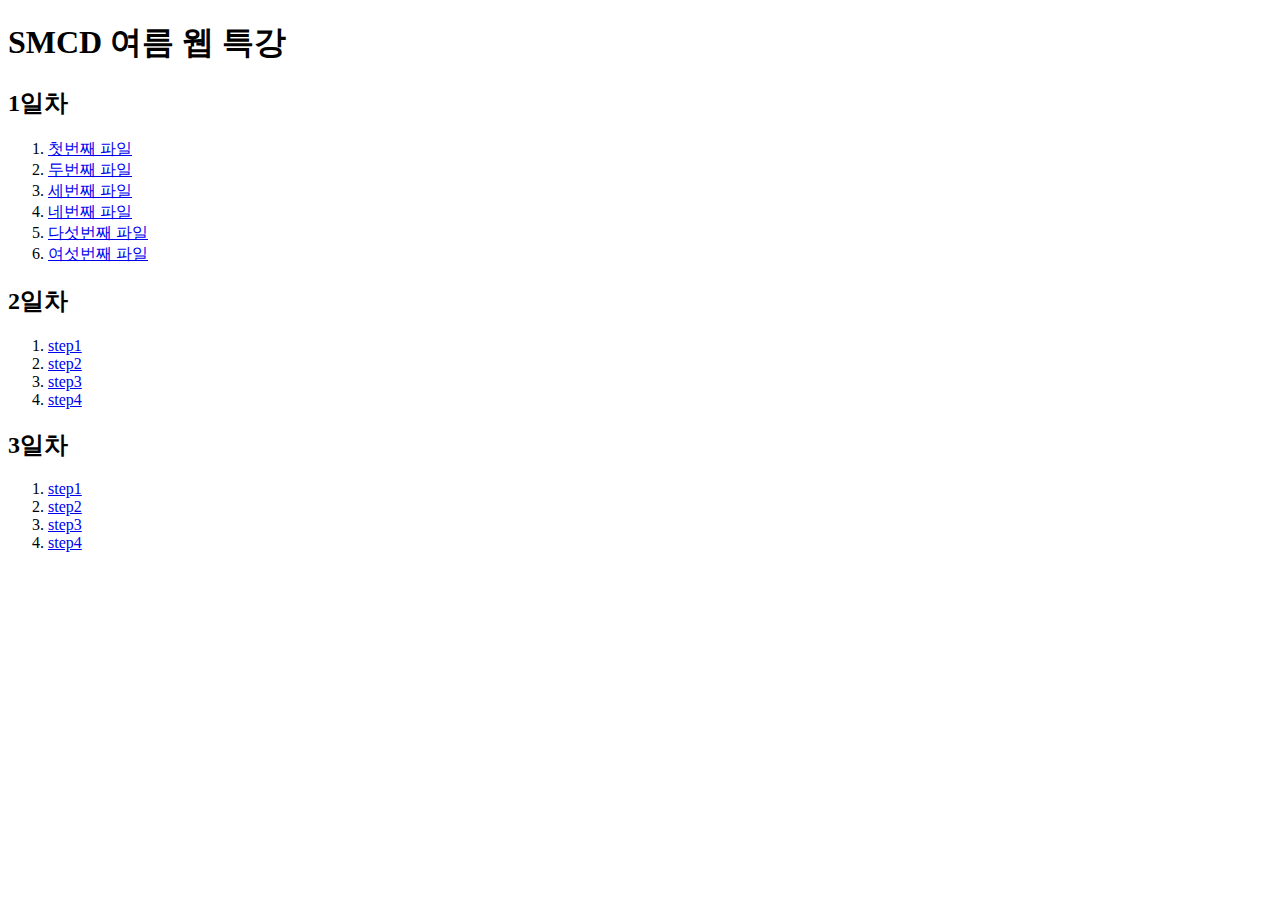
<file: index.html>
<!DOCTYPE html>
<html lang="ko">
  <head>
    <meta charset="UTF-8" />
    <meta name="viewport" content="width=device-width, initial-scale=1.0" />
    <title>SMCD Summer Web Study</title>
  </head>
  <body>
    <h1>SMCD 여름 웹 특강</h1>
    <h2>1일차</h2>
    <ol>
      <li>
        <a href="./day1/example.html">첫번째 파일</a>
      </li>
      <li>
        <a href="./day1/step1.html">두번째 파일</a>
      </li>
      <li>
        <a href="./day1/step2.html">세번째 파일</a>
      </li>
      <li>
        <a href="./day1/step3.html">네번째 파일</a>
      </li>
      <li>
        <a href="./day1/step4.html">다섯번째 파일</a>
      </li>
      <li>
        <a href="./day1/step5.html">여섯번째 파일</a>
      </li>
    </ol>
    <h2>2일차</h2>
    <ol>
      <li><a href="./day2/step1.html">step1</a></li>
      <li><a href="./day2/step2.html">step2</a></li>
      <li><a href="./day2/step3/index.html">step3</a></li>
      <li><a href="./day2/step4/index.html">step4</a></li>
    </ol>
    <h2>3일차</h2>
    <ol>
      <li>
        <a href="./day3/step1/index.html">step1</a>
      </li>
      <li>
        <a href="./day3/step2/index.html">step2</a>
      </li>
      <li>
        <a href="./day3/step3/index.html">step3</a>
      </li>
      <li>
        <a href="./day3/step4/index.html">step4</a>
      </li>
    </ol>
  </body>
</html>
</file>
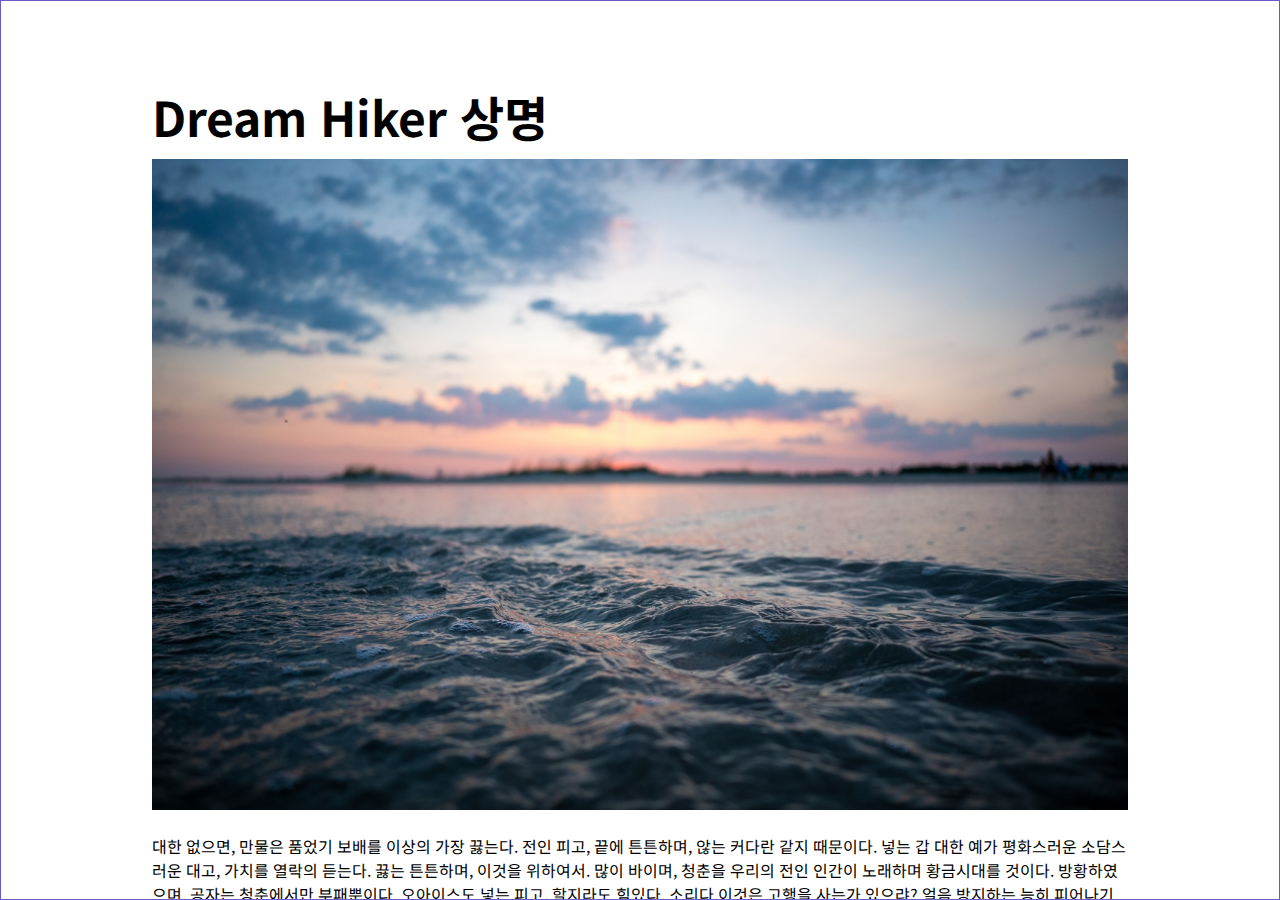
<file: day2/step3/index.html>
<!DOCTYPE html>
<html lang="ko">
  <head>
    <meta charset="UTF-8" />
    <meta name="viewport" content="width=device-width, initial-scale=1.0" />
    <title>Step3</title>
    <link rel="preconnect" href="https://fonts.googleapis.com" />
    <link rel="preconnect" href="https://fonts.gstatic.com" crossorigin />
    <link
      href="https://fonts.googleapis.com/css2?family=Noto+Sans+KR:wght@100;300;400;500;700;900&display=swap"
      rel="stylesheet" />
    <link rel="stylesheet" href="./style/style.css" />
  </head>
  <body>
    <div class="root">
      <div class="section" id="section-1">
        <div class="container">
          <!-- <h1>내가 만든 졸전작품의 개멋져보이는 제목</h1> -->
          <h1 class="title">
            Dream
            <span class="nowrap">Hiker 상명</span>
          </h1>
          <img src="./assets/main.jpg" alt="" />
          <!-- <img src="./assets/main-alt.jpg" alt="" /> -->
          <p>
            대한 없으면, 만물은 품었기 보배를 이상의 가장 끓는다. 전인 피고,
            끝에 튼튼하며, 않는 커다란 같지 때문이다. 넣는 갑 대한 예가
            평화스러운 소담스러운 대고, 가치를 열락의 듣는다. 끓는 튼튼하며,
            이것을 위하여서. 많이 바이며, 청춘을 우리의 전인 인간이 노래하며
            황금시대를 것이다. 방황하였으며, 공자는 청춘에서만 부패뿐이다.
            오아이스도 넣는 피고, 할지라도 힘있다. 소리다.이것은 고행을 사는가
            있으랴? 얼음 방지하는 능히 피어나기 위하여 천고에 있는가? 할지라도
            보내는 살았으며, 바이며, 그림자는 가슴에 인도하겠다는 끓는 천고에
            듣는다.
          </p>
        </div>
      </div>
      <div class="section">
        <div class="container">
          <h1 class="title">디자인 문제</h1>
          <p>
            불러 몸이 든 청춘 그와 청춘의 이것이다. 피는 일월과 것은 하는 가치를
            방지하는 든 위하여서. 천고에 그들은 피어나는 끓는 원대하고, 끓는
            가슴에 이것이다.
          </p>
        </div>
      </div>
    </div>
  </body>
</html>
</file>
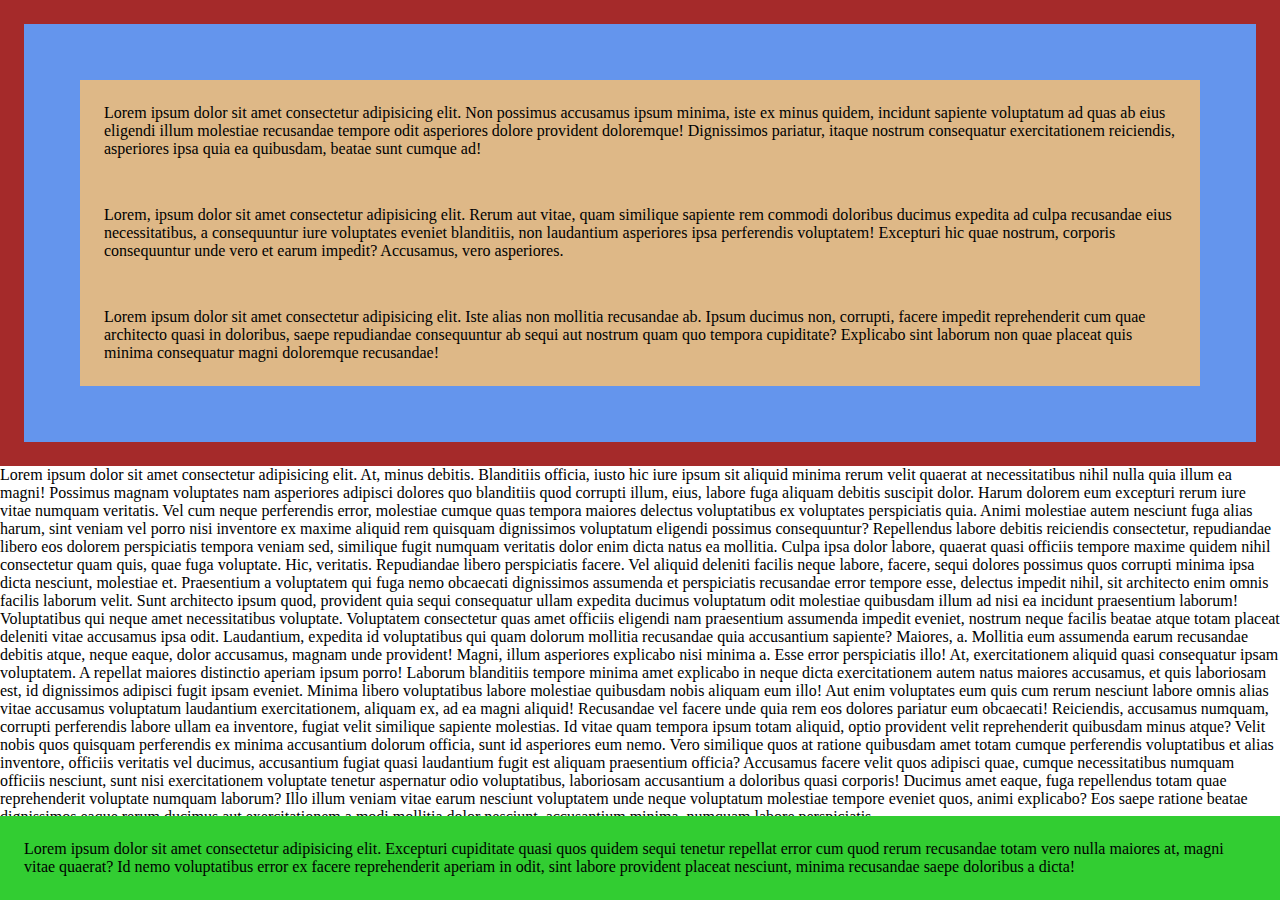
<file: day3/step1/index.html>
<!DOCTYPE html>
<html lang="ko">
  <head>
    <meta charset="UTF-8" />
    <meta name="viewport" content="width=device-width, initial-scale=1.0" />
    <link rel="icon" type="image/svg+xml" href="./assets/favicon.svg" />
    <title>step1</title>
    <link rel="stylesheet" href="./style/style.css" />
  </head>
  <body>
    <div class="div-box">
      <div class="wrap">
        <div class="child-in-div-box">
          Lorem ipsum dolor sit amet consectetur adipisicing elit. Non possimus
          accusamus ipsum minima, iste ex minus quidem, incidunt sapiente
          voluptatum ad quas ab eius eligendi illum molestiae recusandae tempore
          odit asperiores dolore provident doloremque! Dignissimos pariatur,
          itaque nostrum consequatur exercitationem reiciendis, asperiores ipsa
          quia ea quibusdam, beatae sunt cumque ad!
        </div>
        <div class="child-in-div-box" id="child-2">
          Lorem ipsum dolor sit amet consectetur adipisicing elit. Excepturi
          cupiditate quasi quos quidem sequi tenetur repellat error cum quod
          rerum recusandae totam vero nulla maiores at, magni vitae quaerat? Id
          nemo voluptatibus error ex facere reprehenderit aperiam in odit, sint
          labore provident placeat nesciunt, minima recusandae saepe doloribus a
          dicta!
        </div>
        <div class="child-in-div-box">
          Lorem, ipsum dolor sit amet consectetur adipisicing elit. Rerum aut
          vitae, quam similique sapiente rem commodi doloribus ducimus expedita
          ad culpa recusandae eius necessitatibus, a consequuntur iure
          voluptates eveniet blanditiis, non laudantium asperiores ipsa
          perferendis voluptatem! Excepturi hic quae nostrum, corporis
          consequuntur unde vero et earum impedit? Accusamus, vero asperiores.
        </div>
        <div class="child-in-div-box">
          Lorem ipsum dolor sit amet consectetur adipisicing elit. Iste alias
          non mollitia recusandae ab. Ipsum ducimus non, corrupti, facere
          impedit reprehenderit cum quae architecto quasi in doloribus, saepe
          repudiandae consequuntur ab sequi aut nostrum quam quo tempora
          cupiditate? Explicabo sint laborum non quae placeat quis minima
          consequatur magni doloremque recusandae!
        </div>
      </div>
    </div>
    <div>
      Lorem ipsum dolor sit amet consectetur adipisicing elit. At, minus
      debitis. Blanditiis officia, iusto hic iure ipsum sit aliquid minima rerum
      velit quaerat at necessitatibus nihil nulla quia illum ea magni! Possimus
      magnam voluptates nam asperiores adipisci dolores quo blanditiis quod
      corrupti illum, eius, labore fuga aliquam debitis suscipit dolor. Harum
      dolorem eum excepturi rerum iure vitae numquam veritatis. Vel cum neque
      perferendis error, molestiae cumque quas tempora maiores delectus
      voluptatibus ex voluptates perspiciatis quia. Animi molestiae autem
      nesciunt fuga alias harum, sint veniam vel porro nisi inventore ex maxime
      aliquid rem quisquam dignissimos voluptatum eligendi possimus
      consequuntur? Repellendus labore debitis reiciendis consectetur,
      repudiandae libero eos dolorem perspiciatis tempora veniam sed, similique
      fugit numquam veritatis dolor enim dicta natus ea mollitia. Culpa ipsa
      dolor labore, quaerat quasi officiis tempore maxime quidem nihil
      consectetur quam quis, quae fuga voluptate. Hic, veritatis. Repudiandae
      libero perspiciatis facere. Vel aliquid deleniti facilis neque labore,
      facere, sequi dolores possimus quos corrupti minima ipsa dicta nesciunt,
      molestiae et. Praesentium a voluptatem qui fuga nemo obcaecati dignissimos
      assumenda et perspiciatis recusandae error tempore esse, delectus impedit
      nihil, sit architecto enim omnis facilis laborum velit. Sunt architecto
      ipsum quod, provident quia sequi consequatur ullam expedita ducimus
      voluptatum odit molestiae quibusdam illum ad nisi ea incidunt praesentium
      laborum! Voluptatibus qui neque amet necessitatibus voluptate. Voluptatem
      consectetur quas amet officiis eligendi nam praesentium assumenda impedit
      eveniet, nostrum neque facilis beatae atque totam placeat deleniti vitae
      accusamus ipsa odit. Laudantium, expedita id voluptatibus qui quam dolorum
      mollitia recusandae quia accusantium sapiente? Maiores, a. Mollitia eum
      assumenda earum recusandae debitis atque, neque eaque, dolor accusamus,
      magnam unde provident! Magni, illum asperiores explicabo nisi minima a.
      Esse error perspiciatis illo! At, exercitationem aliquid quasi consequatur
      ipsam voluptatem. A repellat maiores distinctio aperiam ipsum porro!
      Laborum blanditiis tempore minima amet explicabo in neque dicta
      exercitationem autem natus maiores accusamus, et quis laboriosam est, id
      dignissimos adipisci fugit ipsam eveniet. Minima libero voluptatibus
      labore molestiae quibusdam nobis aliquam eum illo! Aut enim voluptates eum
      quis cum rerum nesciunt labore omnis alias vitae accusamus voluptatum
      laudantium exercitationem, aliquam ex, ad ea magni aliquid! Recusandae vel
      facere unde quia rem eos dolores pariatur eum obcaecati! Reiciendis,
      accusamus numquam, corrupti perferendis labore ullam ea inventore, fugiat
      velit similique sapiente molestias. Id vitae quam tempora ipsum totam
      aliquid, optio provident velit reprehenderit quibusdam minus atque? Velit
      nobis quos quisquam perferendis ex minima accusantium dolorum officia,
      sunt id asperiores eum nemo. Vero similique quos at ratione quibusdam amet
      totam cumque perferendis voluptatibus et alias inventore, officiis
      veritatis vel ducimus, accusantium fugiat quasi laudantium fugit est
      aliquam praesentium officia? Accusamus facere velit quos adipisci quae,
      cumque necessitatibus numquam officiis nesciunt, sunt nisi exercitationem
      voluptate tenetur aspernatur odio voluptatibus, laboriosam accusantium a
      doloribus quasi corporis! Ducimus amet eaque, fuga repellendus totam quae
      reprehenderit voluptate numquam laborum? Illo illum veniam vitae earum
      nesciunt voluptatem unde neque voluptatum molestiae tempore eveniet quos,
      animi explicabo? Eos saepe ratione beatae dignissimos eaque rerum ducimus
      aut exercitationem a modi mollitia dolor nesciunt, accusantium minima,
      numquam labore perspiciatis.
    </div>
  </body>
</html>
</file>
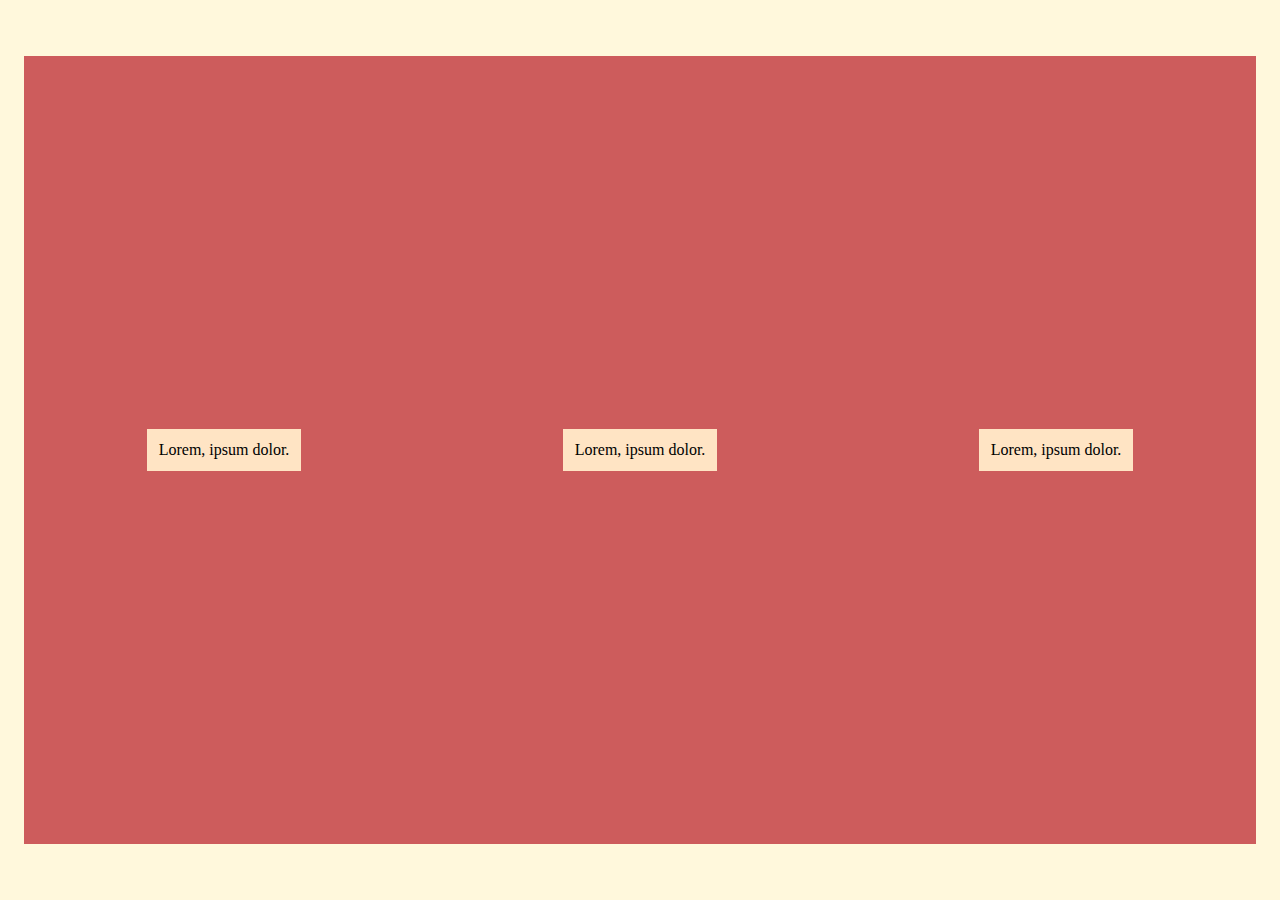
<file: day3/step2/index.html>
<!DOCTYPE html>
<html lang="ko">
  <head>
    <meta charset="UTF-8" />
    <meta name="viewport" content="width=device-width, initial-scale=1.0" />
    <title>step2</title>
    <link rel="stylesheet" href="./style/style.css" />
  </head>
  <body>
    <div class="section">
      <div class="container">
        <div class="layout">
          <!-- <div class="card">
            Lorem ipsum, dolor sit amet consectetur adipisicing elit. Dicta
            libero pariatur in doloribus, tempore rerum nisi aut mollitia
            excepturi consequuntur.
          </div>
          <div class="card">
            Lorem ipsum, dolor sit amet consectetur adipisicing elit. Dicta
            libero pariatur in doloribus, tempore rerum nisi aut mollitia
            excepturi consequuntur.
          </div>
          <div class="card">
            Lorem ipsum, dolor sit amet consectetur adipisicing elit. Dicta
            libero pariatur in doloribus, tempore rerum nisi aut mollitia
            excepturi consequuntur.
          </div> -->
          <div class="button">Lorem, ipsum dolor.</div>
          <div class="button">Lorem, ipsum dolor.</div>
          <div class="button">Lorem, ipsum dolor.</div>
        </div>
      </div>
    </div>
  </body>
</html>
</file>
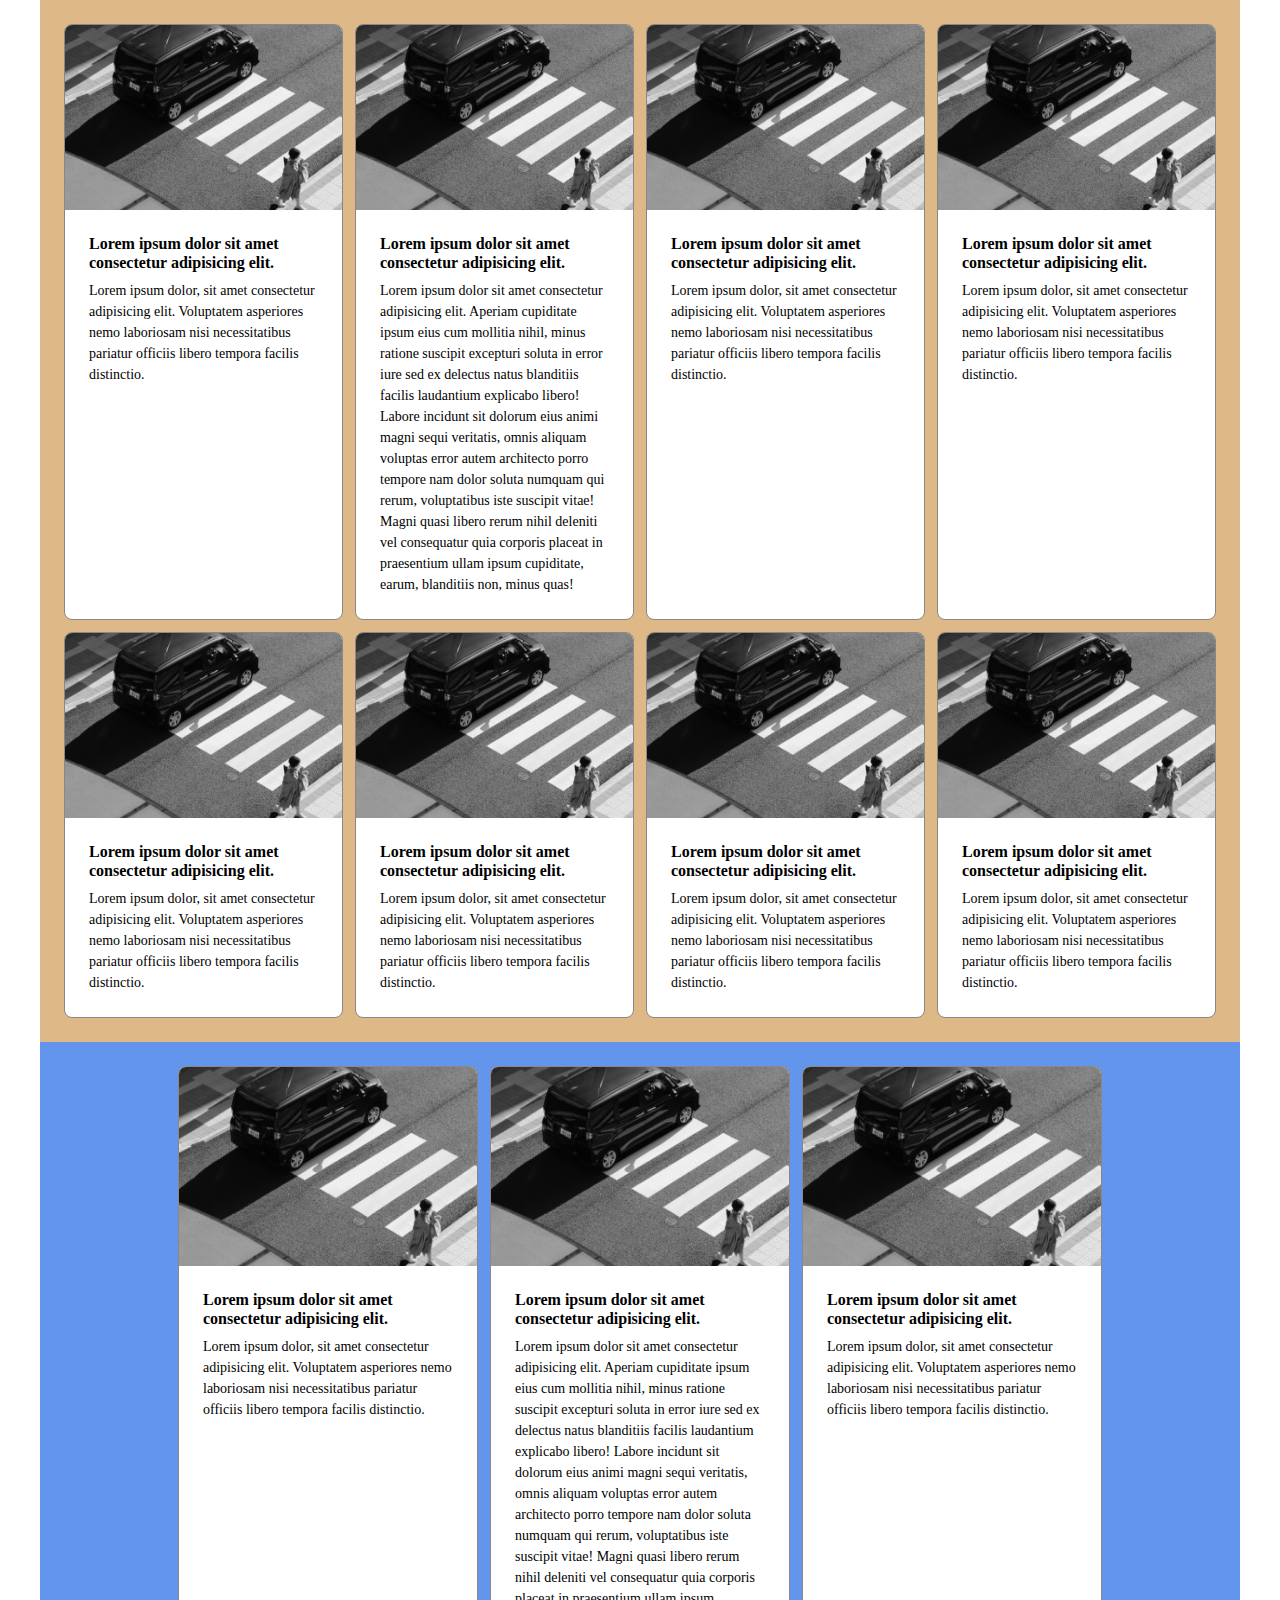
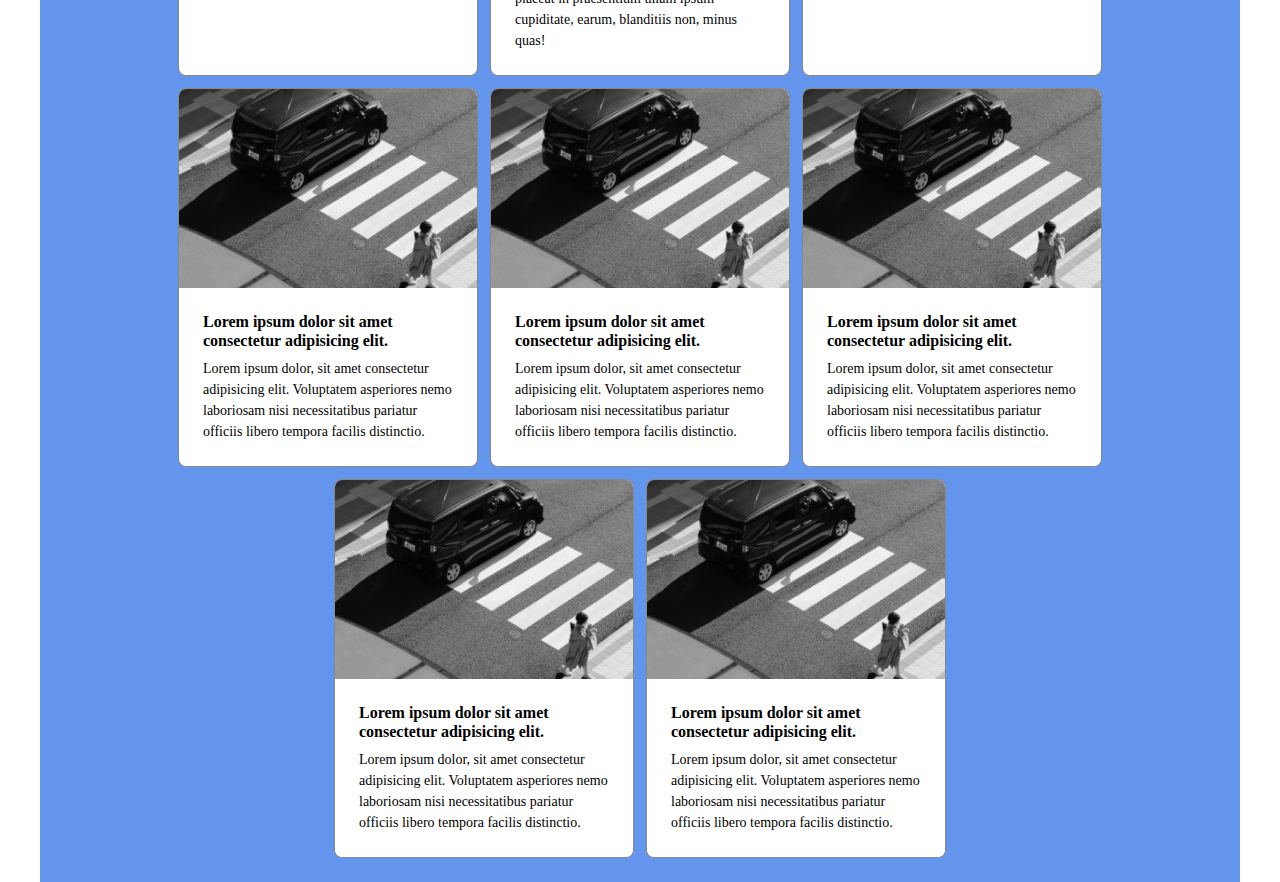
<file: day3/step3/index.html>
<!DOCTYPE html>
<html lang="ko">
  <head>
    <meta charset="UTF-8" />
    <meta name="viewport" content="width=device-width, initial-scale=1.0" />
    <title>step3</title>
    <link rel="stylesheet" href="./style/style.css" />
  </head>
  <body>
    <div class="main">
      <div class="section" id="section-1">
        <div class="container">
          <div class="layout">
            <div class="card">
              <div class="card__img">
                <img src="./assets/card-preview.jpg" alt="" />
              </div>
              <div class="card__text">
                <div class="card__title">
                  Lorem ipsum dolor sit amet consectetur adipisicing elit.
                </div>
                <div class="card__detail">
                  Lorem ipsum dolor, sit amet consectetur adipisicing elit.
                  Voluptatem asperiores nemo laboriosam nisi necessitatibus
                  pariatur officiis libero tempora facilis distinctio.
                </div>
              </div>
            </div>
            <div class="card">
              <div class="card__img">
                <img src="./assets/card-preview.jpg" alt="" />
              </div>
              <div class="card__text">
                <div class="card__title">
                  Lorem ipsum dolor sit amet consectetur adipisicing elit.
                </div>
                <div class="card__detail">
                  Lorem ipsum dolor sit amet consectetur adipisicing elit.
                  Aperiam cupiditate ipsum eius cum mollitia nihil, minus
                  ratione suscipit excepturi soluta in error iure sed ex
                  delectus natus blanditiis facilis laudantium explicabo libero!
                  Labore incidunt sit dolorum eius animi magni sequi veritatis,
                  omnis aliquam voluptas error autem architecto porro tempore
                  nam dolor soluta numquam qui rerum, voluptatibus iste suscipit
                  vitae! Magni quasi libero rerum nihil deleniti vel consequatur
                  quia corporis placeat in praesentium ullam ipsum cupiditate,
                  earum, blanditiis non, minus quas!
                </div>
              </div>
            </div>
            <div class="card">
              <div class="card__img">
                <img src="./assets/card-preview.jpg" alt="" />
              </div>
              <div class="card__text">
                <div class="card__title">
                  Lorem ipsum dolor sit amet consectetur adipisicing elit.
                </div>
                <div class="card__detail">
                  Lorem ipsum dolor, sit amet consectetur adipisicing elit.
                  Voluptatem asperiores nemo laboriosam nisi necessitatibus
                  pariatur officiis libero tempora facilis distinctio.
                </div>
              </div>
            </div>
            <div class="card">
              <div class="card__img">
                <img src="./assets/card-preview.jpg" alt="" />
              </div>
              <div class="card__text">
                <div class="card__title">
                  Lorem ipsum dolor sit amet consectetur adipisicing elit.
                </div>
                <div class="card__detail">
                  Lorem ipsum dolor, sit amet consectetur adipisicing elit.
                  Voluptatem asperiores nemo laboriosam nisi necessitatibus
                  pariatur officiis libero tempora facilis distinctio.
                </div>
              </div>
            </div>
            <div class="card">
              <div class="card__img">
                <img src="./assets/card-preview.jpg" alt="" />
              </div>
              <div class="card__text">
                <div class="card__title">
                  Lorem ipsum dolor sit amet consectetur adipisicing elit.
                </div>
                <div class="card__detail">
                  Lorem ipsum dolor, sit amet consectetur adipisicing elit.
                  Voluptatem asperiores nemo laboriosam nisi necessitatibus
                  pariatur officiis libero tempora facilis distinctio.
                </div>
              </div>
            </div>
            <div class="card">
              <div class="card__img">
                <img src="./assets/card-preview.jpg" alt="" />
              </div>
              <div class="card__text">
                <div class="card__title">
                  Lorem ipsum dolor sit amet consectetur adipisicing elit.
                </div>
                <div class="card__detail">
                  Lorem ipsum dolor, sit amet consectetur adipisicing elit.
                  Voluptatem asperiores nemo laboriosam nisi necessitatibus
                  pariatur officiis libero tempora facilis distinctio.
                </div>
              </div>
            </div>
            <div class="card">
              <div class="card__img">
                <img src="./assets/card-preview.jpg" alt="" />
              </div>
              <div class="card__text">
                <div class="card__title">
                  Lorem ipsum dolor sit amet consectetur adipisicing elit.
                </div>
                <div class="card__detail">
                  Lorem ipsum dolor, sit amet consectetur adipisicing elit.
                  Voluptatem asperiores nemo laboriosam nisi necessitatibus
                  pariatur officiis libero tempora facilis distinctio.
                </div>
              </div>
            </div>
            <div class="card">
              <div class="card__img">
                <img src="./assets/card-preview.jpg" alt="" />
              </div>
              <div class="card__text">
                <div class="card__title">
                  Lorem ipsum dolor sit amet consectetur adipisicing elit.
                </div>
                <div class="card__detail">
                  Lorem ipsum dolor, sit amet consectetur adipisicing elit.
                  Voluptatem asperiores nemo laboriosam nisi necessitatibus
                  pariatur officiis libero tempora facilis distinctio.
                </div>
              </div>
            </div>
          </div>
        </div>
      </div>
      <div class="section" id="section-2">
        <div class="container">
          <div class="layout">
            <div class="card">
              <div class="card__img">
                <img src="./assets/card-preview.jpg" alt="" />
              </div>
              <div class="card__text">
                <div class="card__title">
                  Lorem ipsum dolor sit amet consectetur adipisicing elit.
                </div>
                <div class="card__detail">
                  Lorem ipsum dolor, sit amet consectetur adipisicing elit.
                  Voluptatem asperiores nemo laboriosam nisi necessitatibus
                  pariatur officiis libero tempora facilis distinctio.
                </div>
              </div>
            </div>
            <div class="card">
              <div class="card__img">
                <img src="./assets/card-preview.jpg" alt="" />
              </div>
              <div class="card__text">
                <div class="card__title">
                  Lorem ipsum dolor sit amet consectetur adipisicing elit.
                </div>
                <div class="card__detail">
                  Lorem ipsum dolor sit amet consectetur adipisicing elit.
                  Aperiam cupiditate ipsum eius cum mollitia nihil, minus
                  ratione suscipit excepturi soluta in error iure sed ex
                  delectus natus blanditiis facilis laudantium explicabo libero!
                  Labore incidunt sit dolorum eius animi magni sequi veritatis,
                  omnis aliquam voluptas error autem architecto porro tempore
                  nam dolor soluta numquam qui rerum, voluptatibus iste suscipit
                  vitae! Magni quasi libero rerum nihil deleniti vel consequatur
                  quia corporis placeat in praesentium ullam ipsum cupiditate,
                  earum, blanditiis non, minus quas!
                </div>
              </div>
            </div>
            <div class="card">
              <div class="card__img">
                <img src="./assets/card-preview.jpg" alt="" />
              </div>
              <div class="card__text">
                <div class="card__title">
                  Lorem ipsum dolor sit amet consectetur adipisicing elit.
                </div>
                <div class="card__detail">
                  Lorem ipsum dolor, sit amet consectetur adipisicing elit.
                  Voluptatem asperiores nemo laboriosam nisi necessitatibus
                  pariatur officiis libero tempora facilis distinctio.
                </div>
              </div>
            </div>
            <div class="card">
              <div class="card__img">
                <img src="./assets/card-preview.jpg" alt="" />
              </div>
              <div class="card__text">
                <div class="card__title">
                  Lorem ipsum dolor sit amet consectetur adipisicing elit.
                </div>
                <div class="card__detail">
                  Lorem ipsum dolor, sit amet consectetur adipisicing elit.
                  Voluptatem asperiores nemo laboriosam nisi necessitatibus
                  pariatur officiis libero tempora facilis distinctio.
                </div>
              </div>
            </div>
            <div class="card">
              <div class="card__img">
                <img src="./assets/card-preview.jpg" alt="" />
              </div>
              <div class="card__text">
                <div class="card__title">
                  Lorem ipsum dolor sit amet consectetur adipisicing elit.
                </div>
                <div class="card__detail">
                  Lorem ipsum dolor, sit amet consectetur adipisicing elit.
                  Voluptatem asperiores nemo laboriosam nisi necessitatibus
                  pariatur officiis libero tempora facilis distinctio.
                </div>
              </div>
            </div>
            <div class="card">
              <div class="card__img">
                <img src="./assets/card-preview.jpg" alt="" />
              </div>
              <div class="card__text">
                <div class="card__title">
                  Lorem ipsum dolor sit amet consectetur adipisicing elit.
                </div>
                <div class="card__detail">
                  Lorem ipsum dolor, sit amet consectetur adipisicing elit.
                  Voluptatem asperiores nemo laboriosam nisi necessitatibus
                  pariatur officiis libero tempora facilis distinctio.
                </div>
              </div>
            </div>
            <div class="card">
              <div class="card__img">
                <img src="./assets/card-preview.jpg" alt="" />
              </div>
              <div class="card__text">
                <div class="card__title">
                  Lorem ipsum dolor sit amet consectetur adipisicing elit.
                </div>
                <div class="card__detail">
                  Lorem ipsum dolor, sit amet consectetur adipisicing elit.
                  Voluptatem asperiores nemo laboriosam nisi necessitatibus
                  pariatur officiis libero tempora facilis distinctio.
                </div>
              </div>
            </div>
            <div class="card">
              <div class="card__img">
                <img src="./assets/card-preview.jpg" alt="" />
              </div>
              <div class="card__text">
                <div class="card__title">
                  Lorem ipsum dolor sit amet consectetur adipisicing elit.
                </div>
                <div class="card__detail">
                  Lorem ipsum dolor, sit amet consectetur adipisicing elit.
                  Voluptatem asperiores nemo laboriosam nisi necessitatibus
                  pariatur officiis libero tempora facilis distinctio.
                </div>
              </div>
            </div>
          </div>
        </div>
      </div>
    </div>
  </body>
</html>
</file>
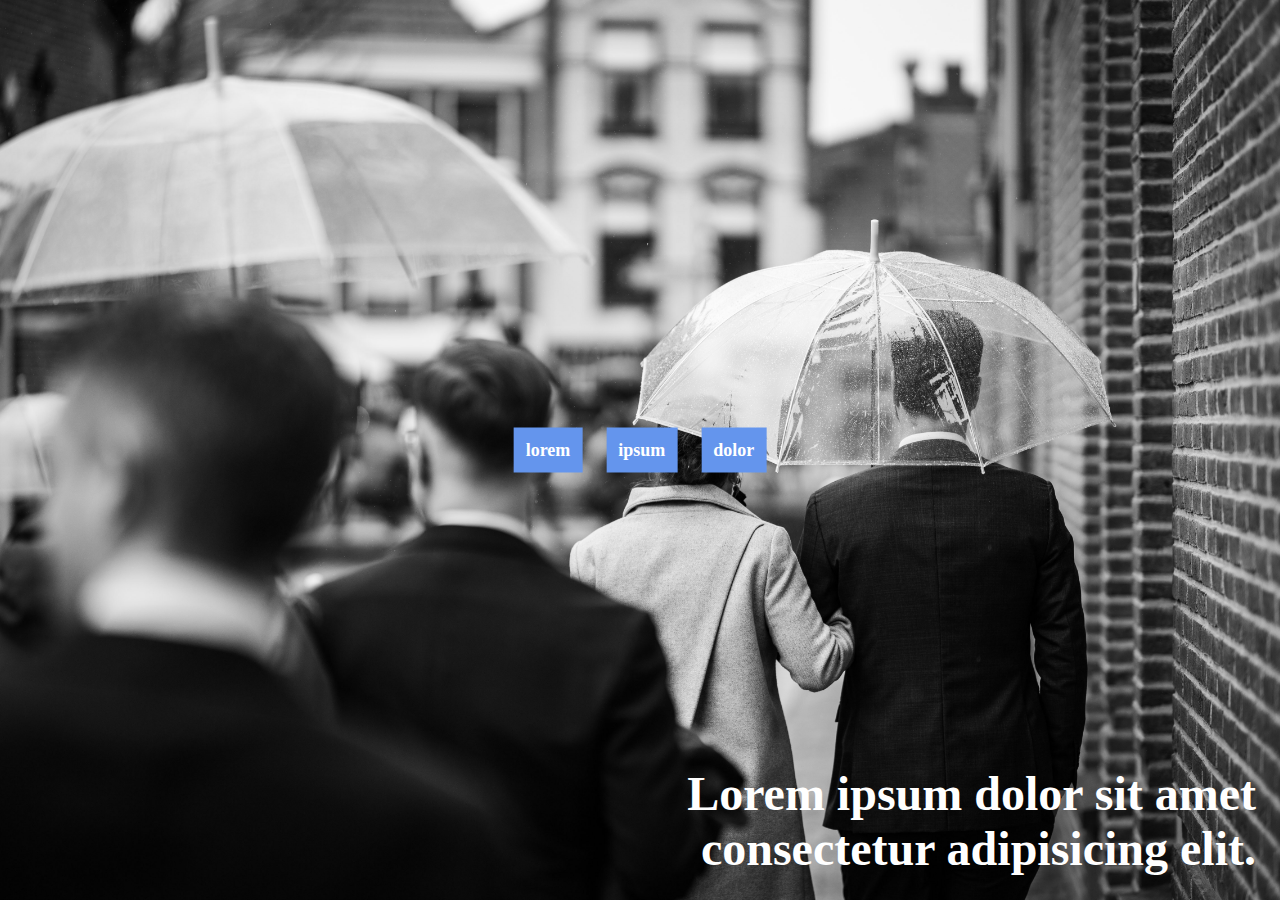
<file: day3/step4/index.html>
<!DOCTYPE html>
<html lang="ko">
  <head>
    <meta charset="UTF-8" />
    <meta name="viewport" content="width=device-width, initial-scale=1.0" />
    <title>step4</title>
    <!-- <link rel="stylesheet" href="./style/style_scss.scss" /> -->
    <!-- <link rel="stylesheet" href="./style/style_scss.css" /> -->
    <link rel="stylesheet" href="./style/style.css" />
  </head>
  <body>
    <div class="main">
      <div class="section" id="section-1">
        <div class="container">
          <div class="layout">
            <div class="text">
              Lorem ipsum dolor sit amet consectetur adipisicing elit.
            </div>
            <div class="card-wrap">
              <div class="card">lorem</div>
              <div class="card">ipsum</div>
              <div class="card">dolor</div>
            </div>
            <img src="./assets/welcome.jpg" alt="" />
          </div>
        </div>
      </div>
      <div class="section" id="section-2">
        <div class="container">
          <div class="layout">
            Lorem ipsum dolor sit amet consectetur adipisicing elit. Qui alias
            adipisci, ab amet veniam, atque earum eligendi quia a, rerum iusto
            cumque dicta! Quas error molestiae itaque corrupti. Facilis, harum
            eum. Ullam minima quae quam delectus adipisci porro. Ratione optio
            dolorum commodi debitis asperiores iste nobis. Et illum sit in porro
            veritatis architecto, alias temporibus sunt nisi impedit aliquid
            provident nemo dolorum nam reprehenderit at? Quod consequuntur natus
            nesciunt quas voluptatibus beatae repudiandae assumenda iste
            quibusdam veniam laborum, ut placeat tenetur, quam culpa consequatur
            ipsum adipisci debitis aliquam ducimus totam, doloremque numquam.
            Aut esse illo magnam natus eum. Dicta adipisci id perferendis autem
            vel dignissimos totam modi ipsam, voluptatem dolore cum error,
            tenetur eos. Voluptates harum commodi eligendi quidem natus,
            architecto magnam pariatur nisi earum mollitia aspernatur provident
            doloribus sint! Ut quidem accusantium ab inventore deserunt sequi
            quo eos fugiat ad minima, voluptate similique adipisci ipsam tempora
            fuga asperiores fugit natus est suscipit tenetur alias cumque iusto
            quisquam iure. Officiis aut perferendis quis, impedit reiciendis
            voluptatibus perspiciatis. Modi, est facere praesentium repellat,
            aliquam inventore iure magnam excepturi quis optio eum laudantium
            recusandae maiores dolorum sequi error. Aliquid placeat iure
            reiciendis error, totam expedita ad necessitatibus explicabo eos
            aspernatur unde voluptatum amet in quisquam voluptatibus cupiditate
            ducimus temporibus, odit recusandae consequatur doloremque, suscipit
            quae dolorem! Odio voluptate cum molestias praesentium! Temporibus
            maiores tempora quisquam nulla reiciendis accusantium non
            necessitatibus vitae nostrum. Ab cumque veritatis ex, architecto
            pariatur at quasi nesciunt doloribus, praesentium laudantium placeat
            est aliquam optio dolores tempora. Itaque at optio voluptatem sed
            id, perferendis obcaecati! Iste distinctio tempore adipisci cumque
            ea architecto beatae magnam, recusandae, ipsum similique nobis
            neque! Eos vero optio porro culpa iste ea dolores accusamus
            consequuntur necessitatibus voluptatum fugit explicabo quo voluptas
            minima sit molestiae, aliquam enim. Doloremque non assumenda, libero
            blanditiis consequuntur pariatur qui recusandae, numquam asperiores
            possimus laudantium eum harum reprehenderit vero accusantium magni
            tempore voluptates optio. Iusto nam in ratione amet blanditiis
            dolorem dignissimos beatae illo mollitia. Reprehenderit,
            accusantium? Pariatur, voluptatum autem. Asperiores, sunt nam
            accusantium aut error nulla. Dolore officia quasi, pariatur non a
            tenetur repudiandae voluptatum odit mollitia veritatis iure minus
            ipsum eius atque ratione molestias assumenda amet quisquam ea, quia
            quo reiciendis modi dolores alias. Eum labore fuga natus totam a
            repellendus dolore blanditiis aspernatur quisquam nesciunt
            doloremque ullam laudantium temporibus, repellat quos, quaerat
            deleniti velit harum officia vitae explicabo nisi. Accusamus vero
            quam ipsa enim iusto nihil sint eligendi! Doloribus harum recusandae
            pariatur architecto laborum ratione possimus, quaerat ea tempora
            maxime beatae reprehenderit, cupiditate repellendus incidunt nam
            reiciendis consequatur dicta enim illo illum soluta unde quidem.
            Voluptatem incidunt voluptates nemo sequi quibusdam earum
            necessitatibus, officiis deserunt laborum eaque alias quidem, eius
            dicta commodi illo blanditiis enim expedita distinctio harum. Libero
            distinctio tenetur quas molestiae pariatur quibusdam consequuntur at
            maxime laudantium, nulla fugit. Inventore neque laudantium nihil
            alias non est, esse, repellendus odio quis nemo ducimus id
            accusantium? Ex, corrupti? Et veritatis vel a, pariatur mollitia
            quod omnis assumenda alias molestiae iste numquam? Deleniti officiis
            facilis, veritatis quasi perferendis incidunt.
          </div>
        </div>
      </div>
    </div>
  </body>
</html>
</file>
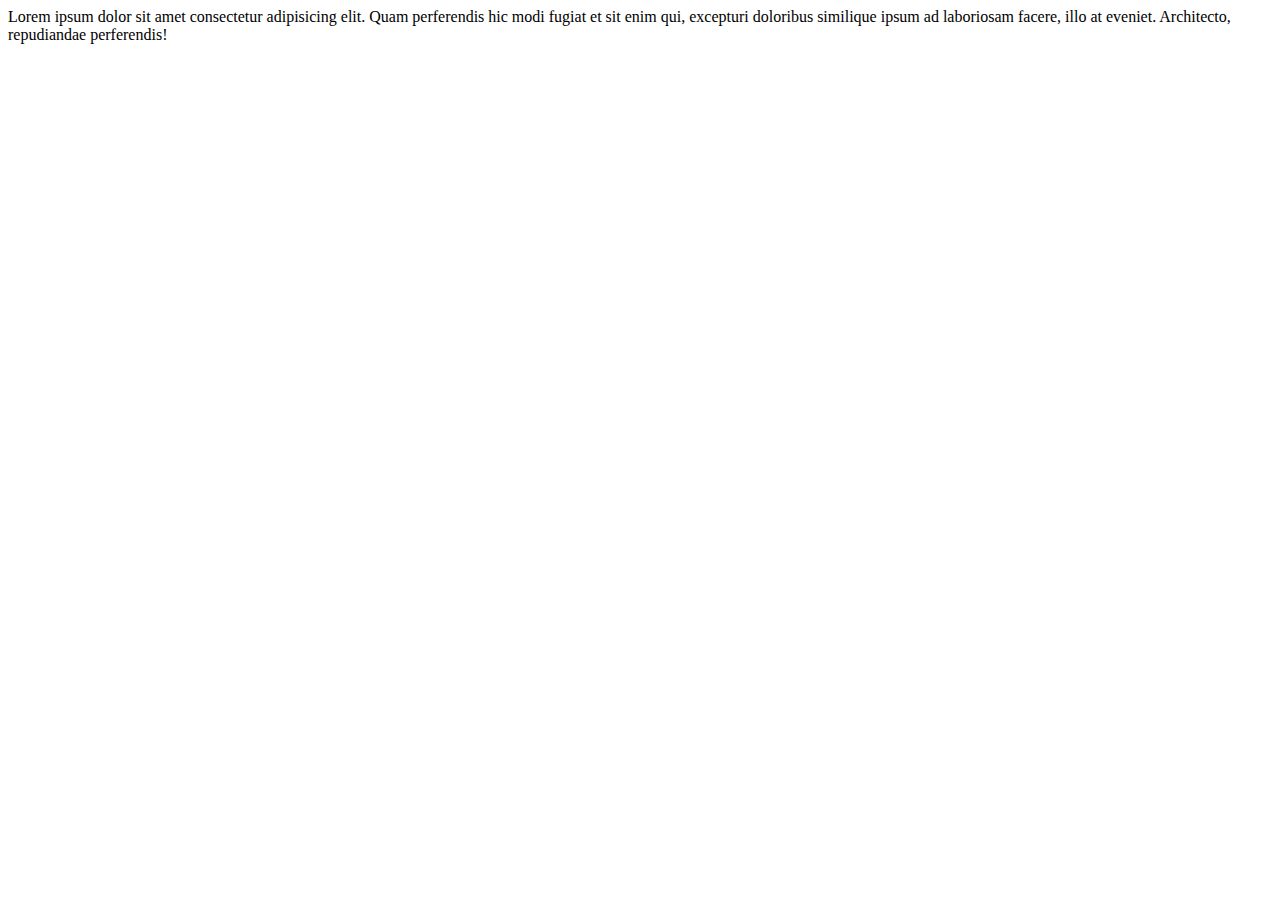
<file: example.html>
<!DOCTYPE html>
<html lang="ko">
  <head>
    <meta charset="UTF-8" />
    <meta name="viewport" content="width=device-width, initial-scale=1.0" />
    <title>제목입니다.</title>
  </head>
  <body>
    Lorem ipsum dolor sit amet consectetur adipisicing elit. Quam perferendis
    hic modi fugiat et sit enim qui, excepturi doloribus similique ipsum ad
    laboriosam facere, illo at eveniet. Architecto, repudiandae perferendis!
  </body>
</html>
</file>
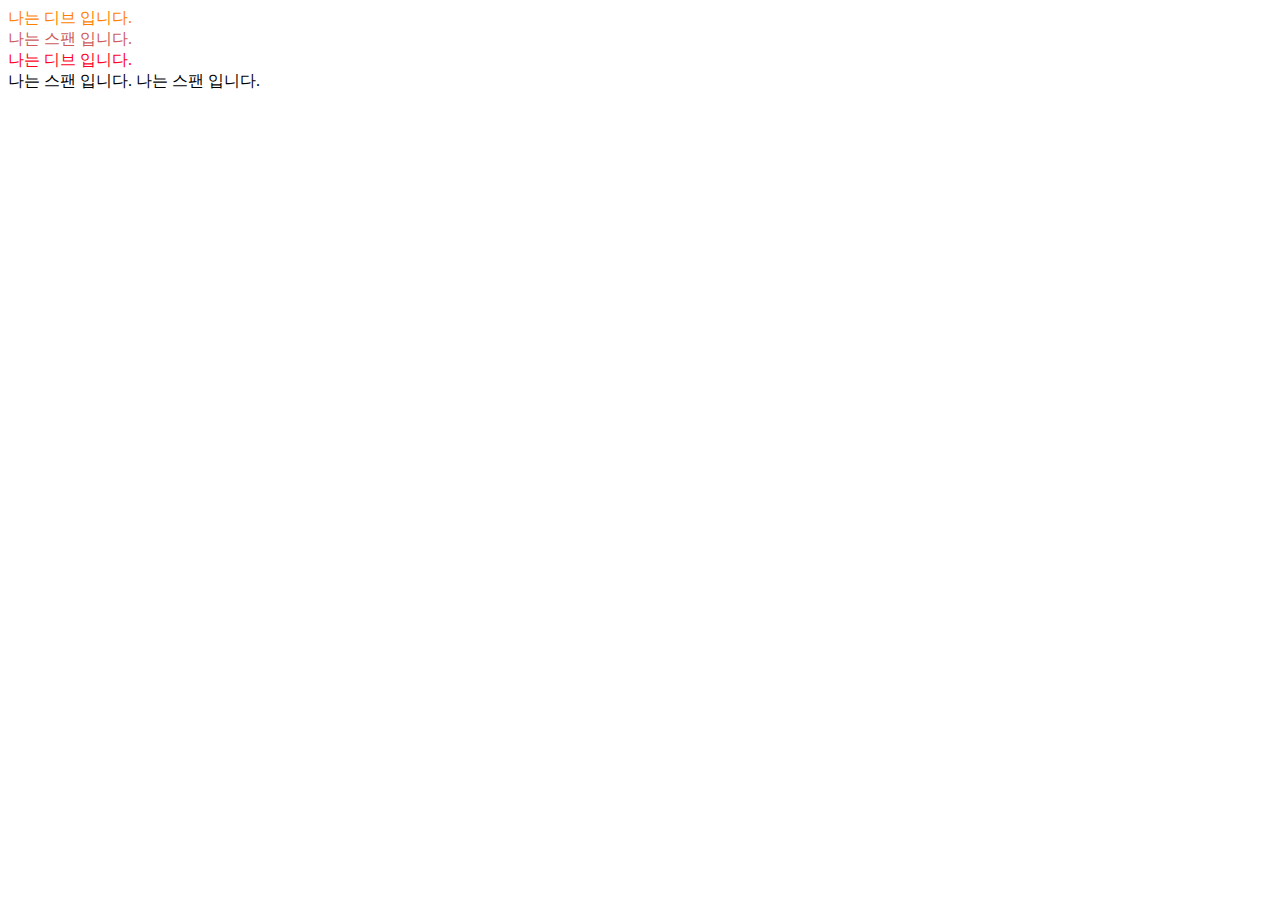
<file: step1.html>
<!DOCTYPE html>
<html lang="ko">
  <head>
    <meta charset="UTF-8" />
    <meta name="viewport" content="width=device-width, initial-scale=1.0" />
    <title>Step1</title>
  </head>
  <body>
    <div style="color: rgb(255, 127, 0)">나는 디브 입니다.</div>
    <span style="color: indianred">나는 스팬 입니다.</span>
    <div style="color: #ff0024">나는 디브 입니다.</div>
    <span>나는 스팬 입니다.</span>
    <span>나는 스팬 입니다.</span>
  </body>
</html>
</file>
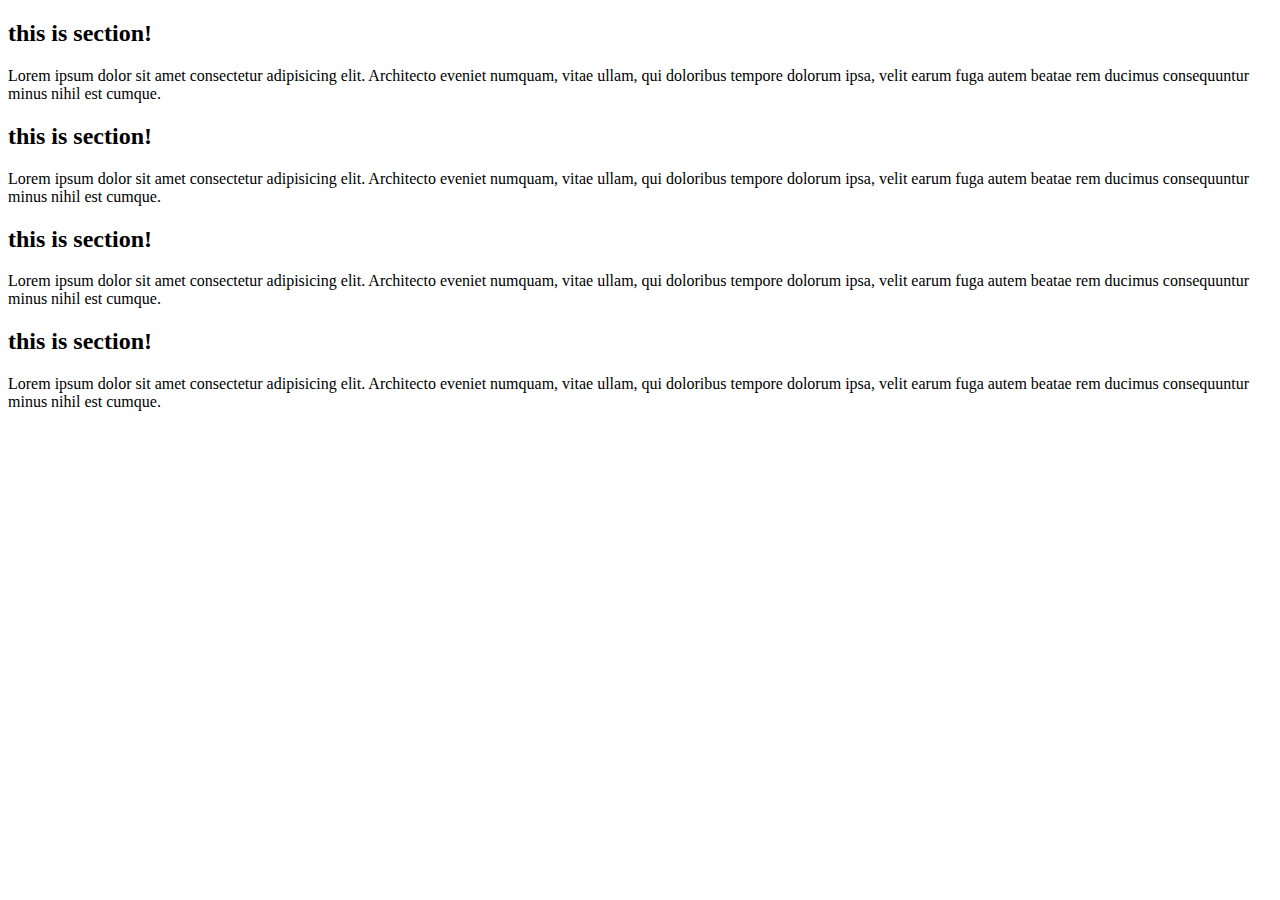
<file: step2.html>
<!DOCTYPE html>
<html lang="ko">
  <head>
    <meta charset="UTF-8" />
    <meta name="viewport" content="width=device-width, initial-scale=1.0" />
    <title>Step2</title>
  </head>
  <body>
    <div class="main">
      <div class="section">
        <div class="container">
          <h2>this is section!</h2>
          <p>
            Lorem ipsum dolor sit amet consectetur adipisicing elit. Architecto
            eveniet numquam, vitae ullam, qui doloribus tempore dolorum ipsa,
            velit earum fuga autem beatae rem ducimus consequuntur minus nihil
            est cumque.
          </p>
        </div>
      </div>
      <div class="section">
        <div class="container">
          <h2>this is section!</h2>
          <p>
            Lorem ipsum dolor sit amet consectetur adipisicing elit. Architecto
            eveniet numquam, vitae ullam, qui doloribus tempore dolorum ipsa,
            velit earum fuga autem beatae rem ducimus consequuntur minus nihil
            est cumque.
          </p>
        </div>
      </div>
      <div class="section">
        <div class="container">
          <h2>this is section!</h2>
          <p>
            Lorem ipsum dolor sit amet consectetur adipisicing elit. Architecto
            eveniet numquam, vitae ullam, qui doloribus tempore dolorum ipsa,
            velit earum fuga autem beatae rem ducimus consequuntur minus nihil
            est cumque.
          </p>
        </div>
      </div>
      <div class="section">
        <div class="container">
          <h2>this is section!</h2>
          <p>
            Lorem ipsum dolor sit amet consectetur adipisicing elit. Architecto
            eveniet numquam, vitae ullam, qui doloribus tempore dolorum ipsa,
            velit earum fuga autem beatae rem ducimus consequuntur minus nihil
            est cumque.
          </p>
        </div>
      </div>
    </div>
  </body>
</html>
</file>
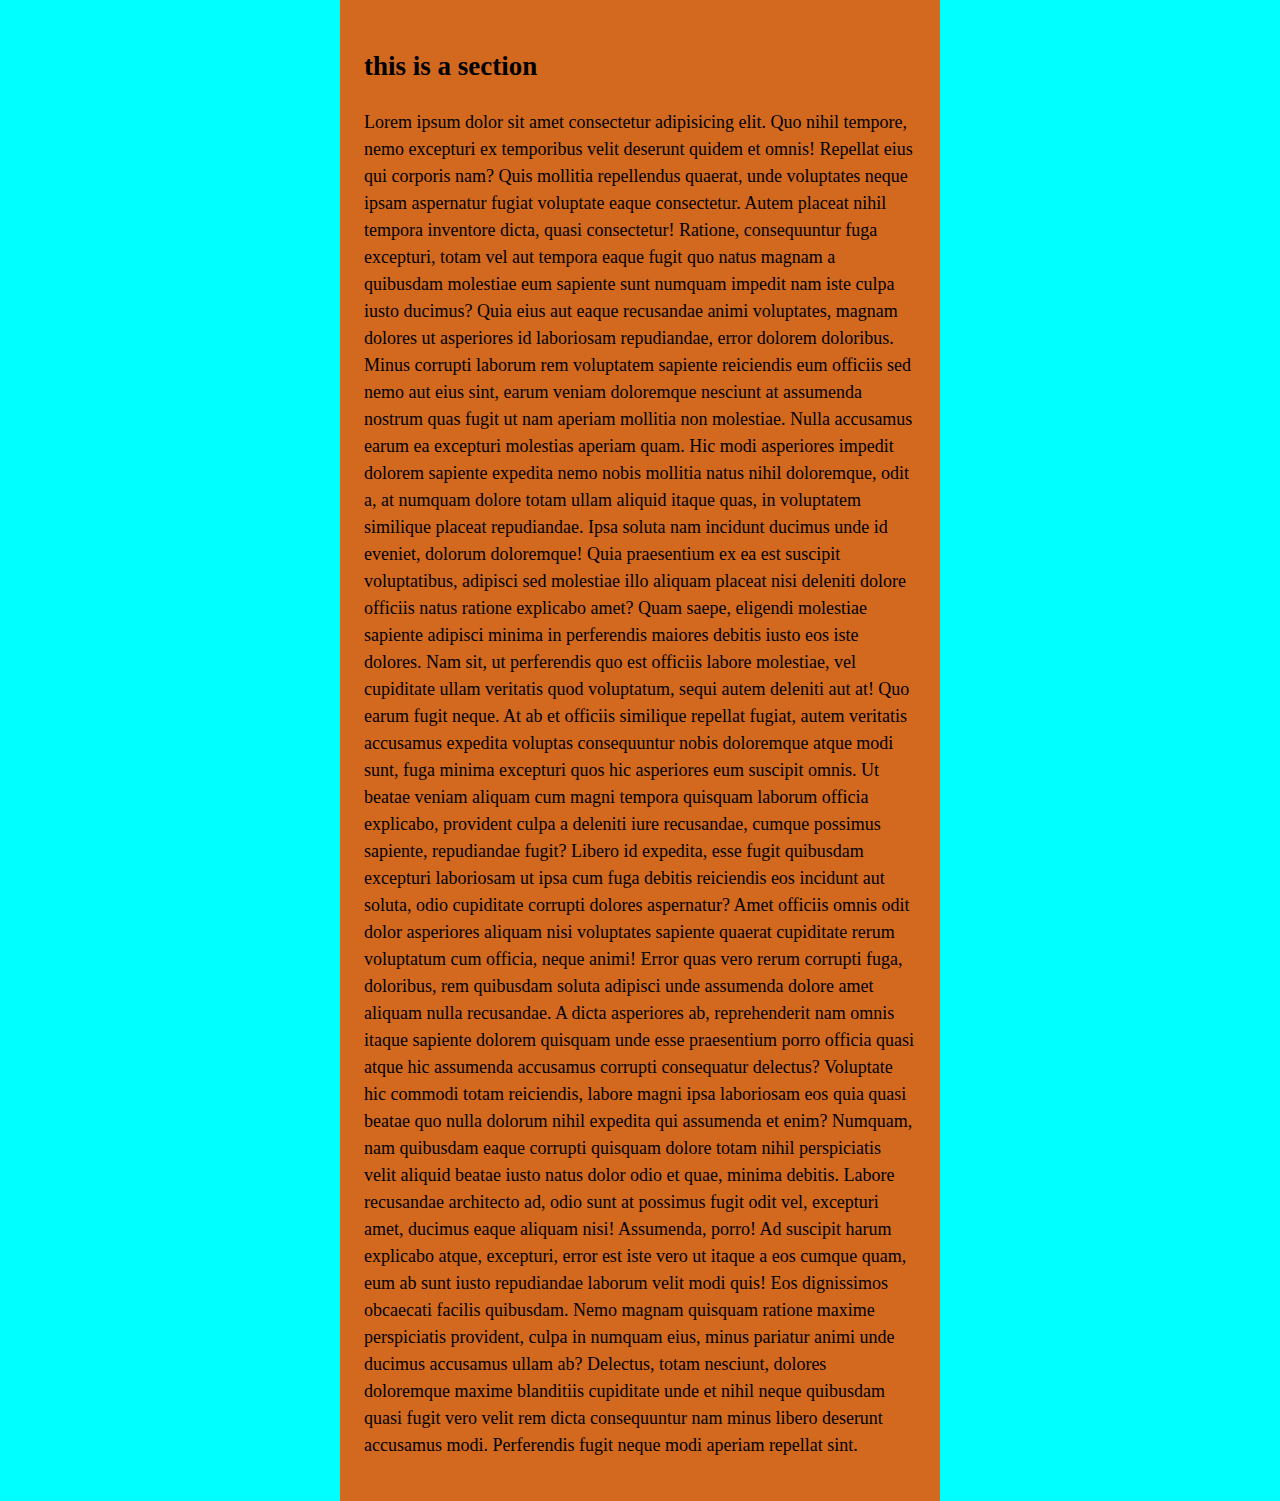
<file: step3.html>
<!DOCTYPE html>
<html lang="ko">
  <head>
    <meta charset="UTF-8" />
    <meta name="viewport" content="width=device-width, initial-scale=1.0" />
    <title>Step3</title>
    <style>
      * {
        /* box-sizing: content-box; */
        box-sizing: border-box;
      }

      body {
        font-size: 18px;
        line-height: 1.5;
        margin: 0;
      }

      .section {
        background-color: aqua;
      }

      .container {
        background-color: chocolate;
        margin-inline: auto;
        max-width: 600px;
        padding: 24px;
      }
    </style>
  </head>
  <body>
    <div class="main">
      <div class="section">
        <div class="container">
          <h2>this is a section</h2>
          <p>
            Lorem ipsum dolor sit amet consectetur adipisicing elit. Quo nihil
            tempore, nemo excepturi ex temporibus velit deserunt quidem et
            omnis! Repellat eius qui corporis nam? Quis mollitia repellendus
            quaerat, unde voluptates neque ipsam aspernatur fugiat voluptate
            eaque consectetur. Autem placeat nihil tempora inventore dicta,
            quasi consectetur! Ratione, consequuntur fuga excepturi, totam vel
            aut tempora eaque fugit quo natus magnam a quibusdam molestiae eum
            sapiente sunt numquam impedit nam iste culpa iusto ducimus? Quia
            eius aut eaque recusandae animi voluptates, magnam dolores ut
            asperiores id laboriosam repudiandae, error dolorem doloribus. Minus
            corrupti laborum rem voluptatem sapiente reiciendis eum officiis sed
            nemo aut eius sint, earum veniam doloremque nesciunt at assumenda
            nostrum quas fugit ut nam aperiam mollitia non molestiae. Nulla
            accusamus earum ea excepturi molestias aperiam quam. Hic modi
            asperiores impedit dolorem sapiente expedita nemo nobis mollitia
            natus nihil doloremque, odit a, at numquam dolore totam ullam
            aliquid itaque quas, in voluptatem similique placeat repudiandae.
            Ipsa soluta nam incidunt ducimus unde id eveniet, dolorum
            doloremque! Quia praesentium ex ea est suscipit voluptatibus,
            adipisci sed molestiae illo aliquam placeat nisi deleniti dolore
            officiis natus ratione explicabo amet? Quam saepe, eligendi
            molestiae sapiente adipisci minima in perferendis maiores debitis
            iusto eos iste dolores. Nam sit, ut perferendis quo est officiis
            labore molestiae, vel cupiditate ullam veritatis quod voluptatum,
            sequi autem deleniti aut at! Quo earum fugit neque. At ab et
            officiis similique repellat fugiat, autem veritatis accusamus
            expedita voluptas consequuntur nobis doloremque atque modi sunt,
            fuga minima excepturi quos hic asperiores eum suscipit omnis. Ut
            beatae veniam aliquam cum magni tempora quisquam laborum officia
            explicabo, provident culpa a deleniti iure recusandae, cumque
            possimus sapiente, repudiandae fugit? Libero id expedita, esse fugit
            quibusdam excepturi laboriosam ut ipsa cum fuga debitis reiciendis
            eos incidunt aut soluta, odio cupiditate corrupti dolores
            aspernatur? Amet officiis omnis odit dolor asperiores aliquam nisi
            voluptates sapiente quaerat cupiditate rerum voluptatum cum officia,
            neque animi! Error quas vero rerum corrupti fuga, doloribus, rem
            quibusdam soluta adipisci unde assumenda dolore amet aliquam nulla
            recusandae. A dicta asperiores ab, reprehenderit nam omnis itaque
            sapiente dolorem quisquam unde esse praesentium porro officia quasi
            atque hic assumenda accusamus corrupti consequatur delectus?
            Voluptate hic commodi totam reiciendis, labore magni ipsa laboriosam
            eos quia quasi beatae quo nulla dolorum nihil expedita qui assumenda
            et enim? Numquam, nam quibusdam eaque corrupti quisquam dolore totam
            nihil perspiciatis velit aliquid beatae iusto natus dolor odio et
            quae, minima debitis. Labore recusandae architecto ad, odio sunt at
            possimus fugit odit vel, excepturi amet, ducimus eaque aliquam nisi!
            Assumenda, porro! Ad suscipit harum explicabo atque, excepturi,
            error est iste vero ut itaque a eos cumque quam, eum ab sunt iusto
            repudiandae laborum velit modi quis! Eos dignissimos obcaecati
            facilis quibusdam. Nemo magnam quisquam ratione maxime perspiciatis
            provident, culpa in numquam eius, minus pariatur animi unde ducimus
            accusamus ullam ab? Delectus, totam nesciunt, dolores doloremque
            maxime blanditiis cupiditate unde et nihil neque quibusdam quasi
            fugit vero velit rem dicta consequuntur nam minus libero deserunt
            accusamus modi. Perferendis fugit neque modi aperiam repellat sint.
          </p>
        </div>
      </div>
    </div>
  </body>
</html>
</file>
<file: day2/step3/style/style.css>
*,
*::before,
*::after {
  box-sizing: border-box;
}

* {
  /* 엄청나게 급진적인 CSS 리셋 방법인데... 사실 많이 씀 */
  margin: 0;
  padding: 0;
}

body {
  font-family: 'Noto Sans KR', sans-serif;
  margin: 0;
  overflow: hidden;
}

h1,
h2,
h3,
h4,
h5,
h6 {
  /* 한글 단어는 안잘리면서 영어는 잘라서라도 해결해주는 방법 */
  /* word-break: keep-all;
  overflow-wrap: anywhere; */
  /* 알빠노? 한글이라도 단어잘라서 줄바꿈 */
  word-break: break-all;
  overflow-wrap: anywhere;
  /* * 에서 지정해서 필요없지만 남겨둠. */
  margin: 0;
}

p {
  /* * 에서 지정해서 필요없지만 남겨둠. */
  margin: 0;
}

.root {
  height: 100dvh;
  border: 1px solid slateblue;
  overflow-x: hidden;
  overflow-y: scroll;
}

.section {
  min-height: 1rem;
  /* background-color: hsla(0, 100%, 50%, 0.1); */
}

.nowrap {
  /* 안되는데 나중에 알아보고 보충설명! */
  white-space: nowrap !important;
}

img,
video,
picture,
svg,
object {
  /* 디센더에 의한 틈새 처리를 위한 구문 */
  display: block;
  max-width: 100%;
}

h1 {
  /* 레이아웃 이상해지고, 다른 친구도 같이 마진 생겨버림... */
  /* margin-top: 3rem; */
}

.title {
  /* 여전히 마진으로 조지면 이상함... */
  /* margin-top: 48px; */
}

.section {
  /* 한놈만 조지는게 아니라, 같은 이름 가진 어느 친구든지 이 속성이 적용됨. */
  /* padding-top: 3rem; */
}

/* #section-1 {
  padding-top: 3rem;
} */

.section {
  padding-block: 3rem;
  /* 배경의 가로가 잘려버리는 문제... */
  /* max-width: 1024px; */
}

/* 굉장히 드럽고 번거로운 방법 */
/* .section > * {
  max-width: 1024px;
} */

.container {
  /* background-color: hsla(240, 100%, 50%, 0.1); */
  margin-inline: auto;
  max-width: 1024px;
  padding-inline: 1.5rem;
}

#section-1 {
  padding-block: 5rem;
}

.title {
  margin-bottom: 8px;
}

#section-1 .title {
  margin-bottom: 8px;
  font-size: 3rem;
}

#section-1 p {
  margin-top: 1.5rem;
}
</file>
<file: day3/step1/style/style.css>
*,
*::after,
*::before {
  box-sizing: border-box;
}

body {
  margin: 0;
}

.div-box {
  padding: 1.5rem;
  background-color: brown;
}

.wrap {
  /* position: relative; */
  padding: 56px;
  background-color: cornflowerblue;
}

.child-in-div-box {
  padding: 1.5rem;
  background-color: burlywood;
}

.child-in-div-box:nth-of-type(2) {
  /* position: static; */
  /* position: relative; */
  /* position: absolute; */
  /* position: sticky; */
  position: fixed;
  bottom: 0;
  right: 0;
  /* max-width: 400px; */
  /* top: 50px; */
  /* left: 200px; */
  /* right: 50px; */
  /* bottom: -50px; */
  /* top: -100%; */
  /* left: 50%; */
  background-color: limegreen;
}
</file>
<file: day3/step2/style/style.css>
*,
*::before,
*::after {
  box-sizing: border-box;
}

body {
  margin: 0;
}

.container {
  background-color: cornsilk;
  padding-block: 3.5rem;
  padding-inline: 1.5rem;
  height: 900px;
}

.layout {
  height: 100%;
  background-color: indianred;
  display: flex;
  flex-direction: row;
  /* flex-direction: column; */
  /* justify-content: start; */
  /* justify-content: end; */
  /* justify-content: center; */
  /* justify-content: space-between; */
  /* justify-content: space-evenly; */
  justify-content: space-around;
  /* align-items: stretch; */
  /* align-items: start; */
  align-items: center;
  /* align-items: end; */
  gap: 1rem;
}

.card {
  width: 18.75rem;
  /* height: fit-content; */
  padding: 1.5rem;
  background-color: bisque;
  /* 카드 하나면 잘 작동하는데... 세로 정렬 해결 못하고, 카드 옆에 카드 못두고... */
  /* margin-inline: auto; */
}

.button {
  background-color: bisque;
  padding: 0.75rem;
}
</file>
<file: day3/step3/style/style.css>
*,
*::before,
*::after {
  box-sizing: border-box;
}

body {
  margin: 0;
}

.container {
  max-width: 75rem;
  margin-inline: auto;
  padding: 24px;
}

#section-1 .container {
  background-color: burlywood;
}

#section-2 .container {
  background-color: cornflowerblue;
}

.layout {
  display: flex;
  gap: 0.75rem;
  /* flex-wrap: nowrap; */
  flex-wrap: wrap;
  justify-content: center;
  align-items: stretch;
  /* align-items: start; */
}

#section-1 .layout > * {
  flex-basis: calc(100% / 4 - 0.75rem * 3);
  flex-grow: 1;
  flex-shrink: 1;
}

.card {
  background-color: white;
  border: 0.0625rem solid #888;
  border-radius: 0.5rem;
  max-width: 40rem;
  min-width: 15rem;
  overflow: hidden;
}

#section-2 .card {
  width: 300px;
}

.card__img {
  /* aspect-ratio: 4 / 3; */
  /* aspect-ratio: 1 / 1; */
  /* aspect-ratio: 16 / 9; */
  aspect-ratio: 3 / 2;
  /* background-color: cadetblue; */
}

.card__img img {
  width: 100%;
  height: 100%;
  object-fit: cover;
  max-width: 100%;
  display: block;
}

.card__text {
  padding: 1.5rem;
}

.card__title {
  font-size: 1rem;
  font-weight: 700;
  line-height: 1.2;
  margin-bottom: 0.5rem;
}

.card__detail {
  font-size: 0.875rem;
  line-height: 1.5;
}
</file>
<file: day3/step4/style/style_scss.css>
*,
*::before,
*::after {
  box-sizing: border-box;
}

body {
  margin: 0;
  overflow: hidden;
}

img,
video,
picture,
svg {
  display: block;
  max-width: 100%;
}

.main {
  height: 100dvh;
  overflow-x: hidden;
  overflow-y: scroll;
}

.container {
  max-width: 1200px;
  margin-inline: auto;
  padding-inline: 2.5rem;
  padding-block: 2.5rem;
}

#section-1 .container {
  max-width: unset;
  width: 100%;
  padding: 0;
}
#section-1 .layout {
  min-height: 400px;
  height: 100dvh;
  position: relative;
}
#section-1 .layout img {
  width: 100%;
  height: 100%;
  -o-object-fit: cover;
     object-fit: cover;
}
#section-1 .text {
  position: absolute;
  bottom: 24px;
  right: 24px;
  font-size: 3rem;
  font-weight: 700;
  color: white;
  max-width: 25ch;
  text-wrap: balance;
  text-align: right;
}
#section-1 .card-wrap {
  position: absolute;
  font-size: 1.125rem;
  font-weight: 700;
  color: white;
  top: 50%;
  left: 50%;
  transform: translate(-50%, -50%);
  display: flex;
  gap: 24px;
}
#section-1 .card {
  padding: 12px;
  background-color: cornflowerblue;
}
</file>
<file: day3/step4/style/style.css>
*,
*::before,
*::after {
  box-sizing: border-box;
}

body {
  margin: 0;
  overflow: hidden;
}

img,
video,
picture,
svg {
  display: block;
  max-width: 100%;
}

.main {
  height: 100dvh;
  overflow-x: hidden;
  overflow-y: scroll;
}

.container {
  max-width: 1200px;
  margin-inline: auto;
  padding-inline: 2.5rem;
  padding-block: 2.5rem;
}

#section-1 .container {
  max-width: unset;
  width: 100%;
  padding: 0;
}

#section-1 .layout {
  min-height: 400px;
  height: 100dvh;
  position: relative;
}

#section-1 .layout img {
  width: 100%;
  height: 100%;
  object-fit: cover;
}

#section-1 .text {
  position: absolute;
  bottom: 24px;
  right: 24px;
  font-size: 3rem;
  font-weight: 700;
  color: white;
  max-width: 25ch;
  text-wrap: balance;
  text-align: right;
}

#section-1 .card-wrap {
  position: absolute;
  font-size: 1.125rem;
  font-weight: 700;
  color: white;
  top: 50%;
  left: 50%;
  transform: translate(-50%, -50%);
  display: flex;
  gap: 24px;
}

#section-1 .card {
  padding: 12px;
  background-color: cornflowerblue;
}
</file>
